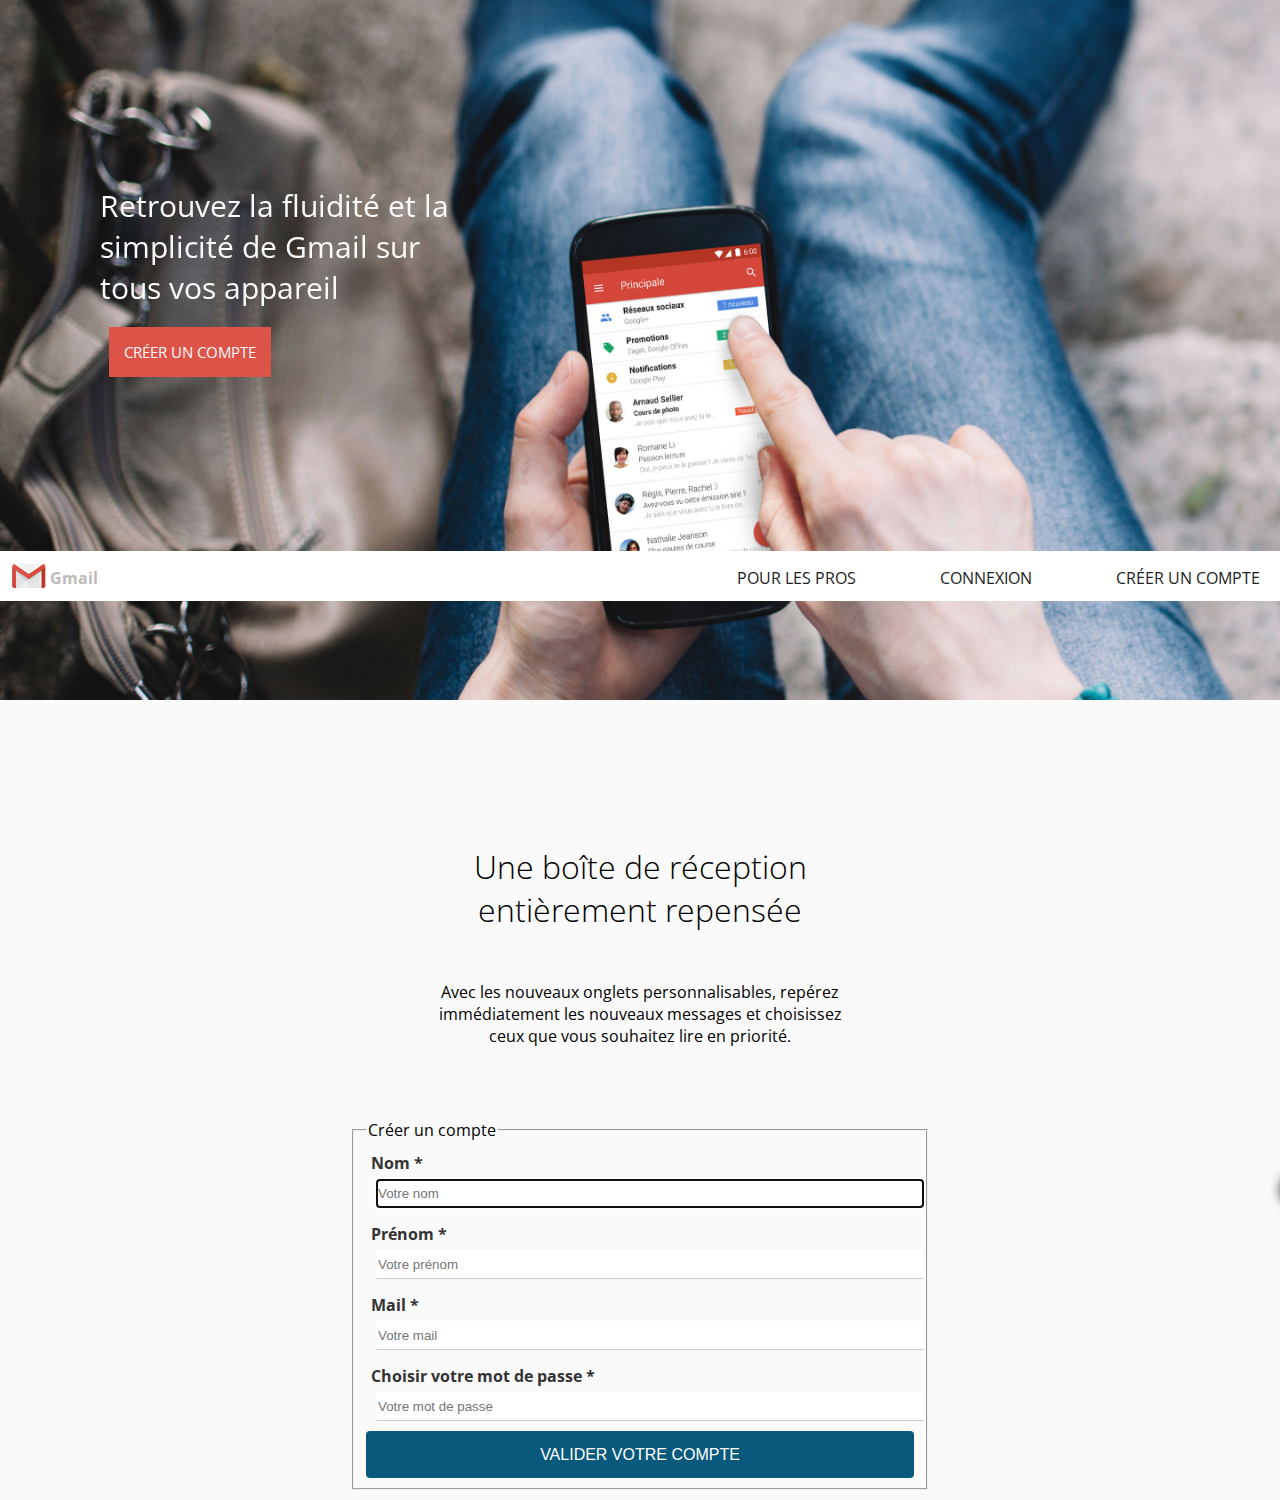
<file: index.html>
<!DOCTYPE html>
<html lang="en">
  <head>
    <meta charset="UTF-8" />
    <meta http-equiv="X-UA-Compatible" content="IE=edge" />
    <meta name="viewport" content="width=device-width, initial-scale=1.0" />
    <link rel="stylesheet" type="text/css" href="./css/style.css" />
    <link rel="preconnect" href="https://fonts.gstatic.com" />
    <link
      href="https://fonts.googleapis.com/css2?family=Open+Sans:wght@300&display=swap"
      rel="stylesheet"
    />
    <link rel="shortcut icon" type="image/png" href="./image/mail.ico" />
    <title>Gmail</title>
  </head>
  <body>
    <header>
      <nav>
        <section id="logo">
          <img src="./image/mail.png" alt="Gmail" />
          <p>Gmail</p>
        </section>
        <section id="menu">
          <ul>
            <li><a href="#">POUR LES PROS</a></li>
            <li><a href="./connexion.html">CONNEXION</a></li>
            <li><a href="./index.html">CRÉER UN COMPTE</a></li>
          </ul>
        </section>
      </nav>
    </header>

    <main>
      <section id="home">
        <img src="./image/home-hero.jpg" />
        <p>
          Retrouvez la fluidité et la <br />
          simplicité de Gmail sur <br />
          tous vos appareil
          <a href="#form">CRÉER UN COMPTE</a>
        </p>
      </section>
      <section id="arrow">
        <a href="#form"><img src="./image/arrow.png" /></a>
      </section>

      <div id="form" role="region">
        <h1>
          Une boîte de réception <br />
          entièrement repensée
        </h1>
        <p>
          Avec les nouveaux onglets personnalisables, repérez <br />
          immédiatement les nouveaux messages et choisissez <br />
          ceux que vous souhaitez lire en priorité.
        </p>
        <p id="warning"></p>
        <br />
        <fieldset>
          <legend>Créer un compte</legend>
          <form action="connexion.html" method="post">
            <label for="nom">Nom *</label>
            <input
              type="text"
              name="nom"
              id="nom"
              placeholder="Votre nom"
              autofocus
            />
            <label for="prenom">Prénom *</label>
            <input
              type="text"
              name="prenom"
              id="prenom"
              placeholder="Votre prénom"
              autofocus
            />
            <label for="mail">Mail *</label>
            <input
              type="text"
              name="mail"
              id="mail"
              placeholder="Votre mail"
              autofocus
            />
            <label for="password">Choisir votre mot de passe *</label>
            <input
              type="text"
              name="password"
              id="password"
              placeholder="Votre mot de passe"
              autofocus
            />
            <input type="submit" value="VALIDER VOTRE COMPTE" />
          </form>
        </fieldset>
      </div>
    </main>

    <footer></footer>
    <script src="./js/app.js"></script>
  </body>
</html>
</file>
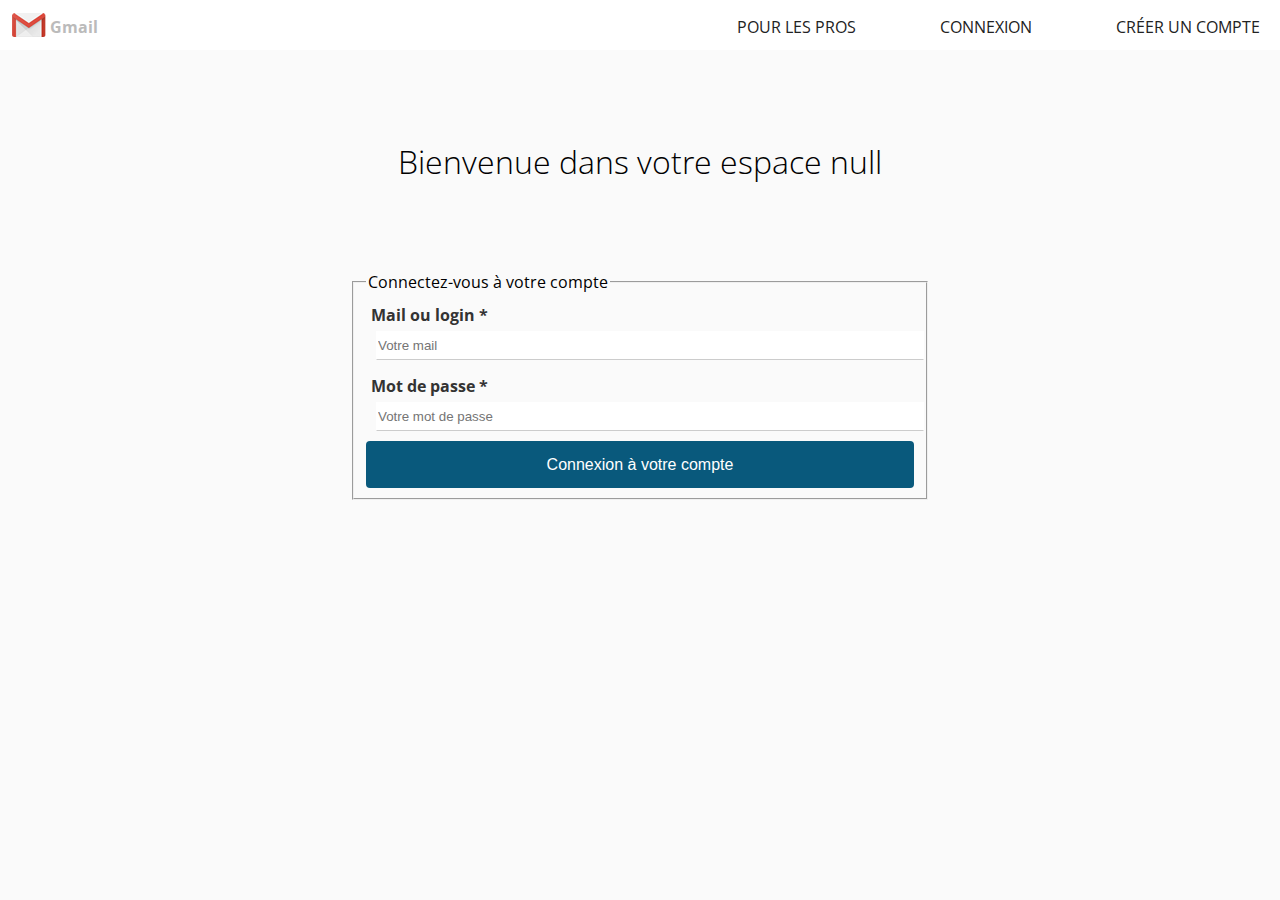
<file: connexion.html>
<!DOCTYPE html>
<html lang="en">
  <head>
    <meta charset="UTF-8" />
    <meta http-equiv="X-UA-Compatible" content="IE=edge" />
    <meta name="viewport" content="width=device-width, initial-scale=1.0" />
    <link rel="stylesheet" type="text/css" href="./css/style.css" />
    <link rel="stylesheet" type="text/css" href="./css/connexion.css" />
    <link rel="preconnect" href="https://fonts.gstatic.com" />
    <link
      href="https://fonts.googleapis.com/css2?family=Open+Sans:wght@300&display=swap"
      rel="stylesheet"
    />
    <link rel="shortcut icon" type="image/png" href="./image/mail.ico" />
    <title>Gmail</title>
  </head>
  <body>
    <header>
      <nav>
        <section id="logo">
          <img src="./image/mail.png" alt="Gmail" />
          <p>Gmail</p>
        </section>
        <section id="menu">
          <ul>
            <li><a href="./index.html">POUR LES PROS</a></li>
            <li><a href="./connexion.html">CONNEXION</a></li>
            <li><a href="./index.html">CRÉER UN COMPTE</a></li>
          </ul>
        </section>
      </nav>
    </header>

    <main>
      <section id="connexionForm">
        <h1>Bienvenue dans votre espace</h1>
        <br />
        <br />
        <p id="warning"></p>
        <br />
        <br />
        <fieldset>
          <legend>Connectez-vous à votre compte</legend>
          <form action="connexion.html" method="get">
            <label for="email">Mail ou login *</label>
            <input
              type="email"
              id="email"
              name="email"
              placeholder="Votre mail"
              aria-required="true"
            />

            <label for="password">Mot de passe *</label>
            <input
              type="password"
              id="password"
              name="password"
              placeholder="Votre mot de passe"
              aria-required="true"
            />

            <input
              id="connexion"
              type="submit"
              value="Connexion à votre compte"
            />
          </form>
        </fieldset>
      </section>
    </main>

    <script src="./js/connexion.js"></script>
  </body>
</html>
</file>
<file: css/connexion.css>
nav {
  background-color: white;
  width: 100%;
  height: 5rem;
  overflow: hidden;
  position: fixed;
  margin: -9rem 0rem 0rem 0rem;
}

/*Connexion Page and Form*/

#connexionForm {
  max-width: 60rem;
  margin: 0 auto;
  padding: 1rem;
  margin-top: 9rem;
}

#connexionForm h1 {
  font-weight: 20;
  text-align: center;
  margin-top: 4rem;
}

.warning {
  background-color: #dd5347;
  width: 38rem;
  color: white;
}
</file>
<file: css/style.css>
/* reset */
html {
  font-size: 62.5%;
  font-family: "Open Sans", sans-serif;
  scroll-behavior: smooth;
}
body {
  font-family: "Open Sans", sans-serif;
  font: 1.6rem sans-serif;
  margin: 0;
  padding: 0;
}
h1,
h2,
h3,
ul,
p,
figure {
  margin: 0;
  padding: 0;
  list-style: none;
}

a {
  text-decoration: none;
  color: #222;
}

* {
  box-sizing: border-box;
}

/* body */
body {
  font-family: "Open Sans", sans-serif;
  background-color: #fafafa;
  font-size: 1.6rem;
  height: auto;
}

nav {
  background-color: white;
  width: 100%;
  height: 5rem;
  position: fixed;
}

#logo img {
  margin: 1rem 0rem 0rem 1rem;
}

#logo p {
  font-weight: bold;
  color: #bbbbbb;
  margin: -3rem 0rem 0rem 5rem;
}

#menu {
  max-width: 100%;
  margin: 0rem auto;
  display: flex;
  float: right;
  margin-top: -2.2rem;
}

#menu ul li {
  display: inline-block;
  height: 6rem;
  padding-left: 4rem;
}

#menu a {
  padding: 2rem;
  padding-bottom: 1.2rem;
}

#menu a:hover {
  background-color: #dd5347;
  color: #fafafa;
}

#home img {
  width: 100%;
  height: 70rem;
}

#home p {
  position: absolute;
  margin: -52rem 0rem 0rem 10rem;
  color: #fafafa;
  font-family: "Open Sans", sans-serif;
  font-size: 3rem;
}

#home a {
  position: absolute;
  text-decoration: none;
  color: #fafafa;
  font-size: 1.5rem;
  margin: 6rem 0rem 0rem -23rem;
  background-color: #dd5347;
  padding: 1.5rem;
}

#arrow img {
  max-width: 100%;
  width: 3.3rem;
  background-color: #dd5347;
  position: absolute;
  margin: -9rem 0rem 0rem 128rem;
  border: 0.8rem solid transparent;
  border-radius: 2rem;
  height: 3.2rem;
  box-shadow: 0.1rem 0.8rem 1.2rem #1a1a1a;
  position: fixed;
}

#form {
  max-width: 60rem;
  margin: 0 auto;
  padding: 1rem;
  margin-top: 9rem;
}

#form h1 {
  font-weight: 200;
  text-align: center;
  margin-top: 4rem;
}

#form p {
  margin: 5rem 0rem 0rem 0rem;
  text-align: center;
}

input,
label,
textarea {
  display: block;
  width: 100%;
  resize: none;
}

input[type="text"],
input[type="email"],
input[type="password"],
textarea {
  padding: 0.1rem;
  line-height: 2.5rem;
  border: solid 0.1rem transparent;
  border-bottom-color: #ccc;
  margin-bottom: 1rem;
  margin-left: 1rem;
}

label {
  padding: 5px;
  color: #333;
  font-weight: bold;
}

input[type="submit"] {
  background: #09597c;
  line-height: 4.5rem;
  text-align: center;
  color: #fff;
  border: 0;
  border-radius: 0.4rem;
  font-size: inherit;
  cursor: pointer;
}

.warning {
  background-color: #dd5347;
  width: 30rem;
  color: #fff;
}

.success {
  background-color: rgb(23, 185, 23);
  width: 30rem;
  color: #fff;
}

.warning,
.success {
  text-align: center;
  margin: 0 auto;
  padding: 1rem;
}
</file>
